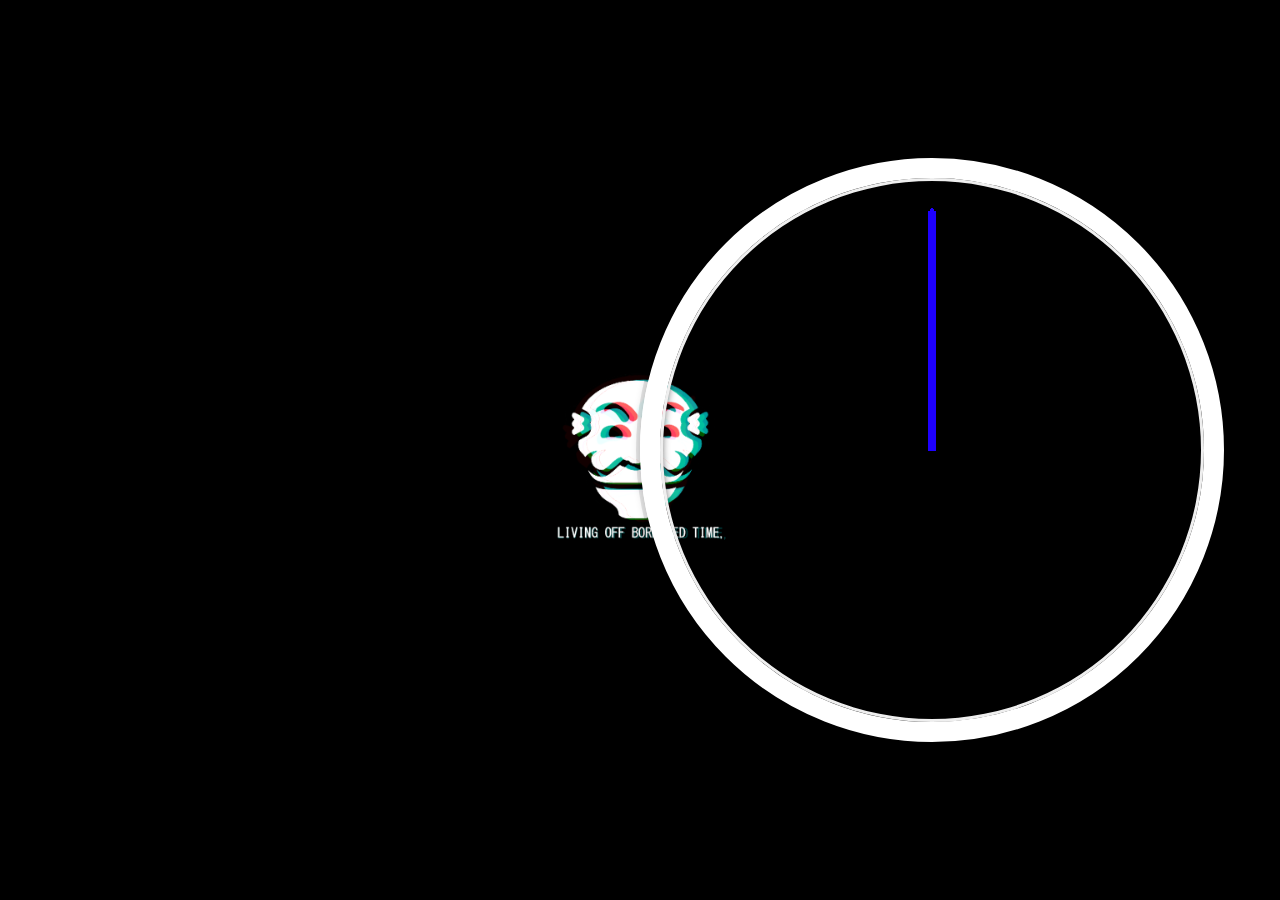
<file: clock/index.html>
<!DOCTYPE html>

<html lang="en">
  <head>
    <meta charset="UTF-8" />
    <title>Document</title>
  </head>
  <body>
    <div class="clock">
      <div class="clock-face">
        <div class="hand hour-hand"></div>
        <div class="hand minute-hand"></div>
        <div class="hand second-hand"></div>
      </div>
    </div>
    <style>
      html {
        background: url("./assets/background.png");
        background-size: cover;
        background-position: center;
      }

      body {
        min-height: 100vh;
        min-width: 100vw;
        margin: 0;
        padding: 0;

        display: flex;
        flex: 1;
        align-items: center;
        justify-content: center;
      }

      .clock {
        width: 30rem;
        height: 30rem;
        border: 20px solid white;
        border-radius: 50%;
        margin: 50px auto;
        margin-left: 50%;
        position: relative;
        padding: 2rem;
        box-shadow: 0 0 0 4px rgba(0, 0, 0, 0.1), inset 0 0 0 3px #efefef,
          inset 0 0 10px black, 0 0 10px rgba(0, 0, 0, 0.2);
      }

      .clock-face {
        position: relative;
        width: 100%;
        height: 100%;
        transform: translateY(-3px);
        /* account for the height of the clock hands */
      }
      .hand {
        width: 50%;
        height: 8px;
        background: rgb(30, 0, 255);
        position: absolute;
        top: 50%;
        transform-origin: 100%;
        transform: rotate(90deg);
        transition: all 0.5s;
        transition-timing-function: cubic-bezier(0.32, 2.27, 0.58, 1);
      }
      .second-hand {
        height: 2px;
      }
      .minute-hand {
        height: 4px;
      }
    </style>

    <script>
      const secondHand = document.querySelector(".second-hand");
      const minutesHand = document.querySelector(".minute-hand");
      const hoursHand = document.querySelector(".hour-hand");
      function setDate() {
        const now = new Date();
        console.log(now);
        const secondsDegrees = (now.getSeconds() / 60) * 360 + 90;
        const minutesDegrees = (now.getMinutes() / 60) * 360 + 90;
        const hoursDegrees = (now.getHours() / 12) * 360 + 90;
        secondHand.style.transform = `rotate(${secondsDegrees}deg)`;
        minutesHand.style.transform = `rotate(${minutesDegrees}deg) scale(0.7)`;
        hoursHand.style.transform = `rotate(${hoursDegrees}deg) scale(0.5)`;
      }

      setInterval(setDate, 1000);
    </script>
  </body>
</html>
</file>
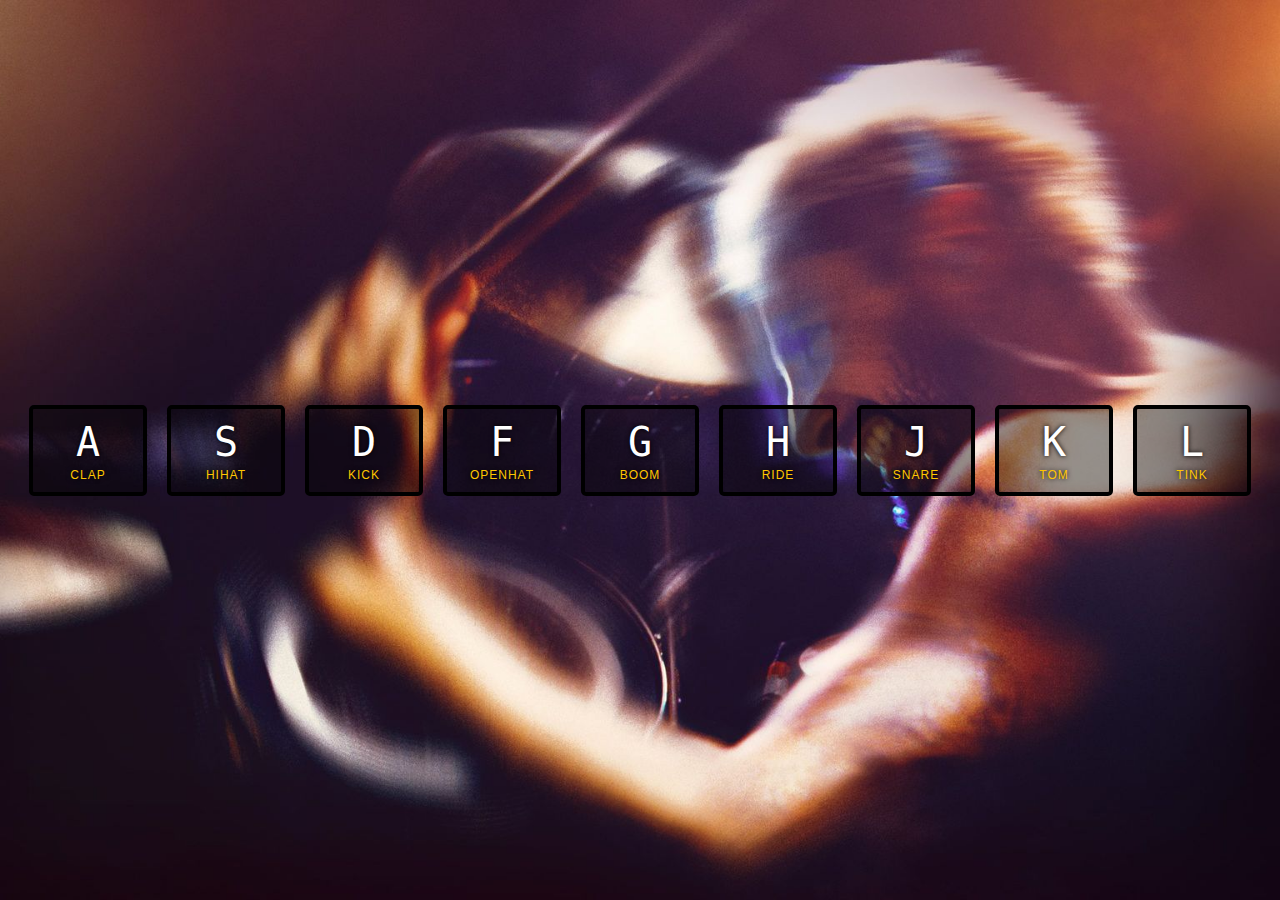
<file: drum-kit/index.html>
<!DOCTYPE html>
<html lang="en">
  <head>
    <meta charset="UTF-8" />
    <title>Sound of JS</title>
    <link rel="stylesheet" href="styles.css" />
    <link rel="shortcut icon" href="./assets/favicon.png" type="image/png" />
  </head>
  <body>
    <div class="keys">
      <div data-key="65" class="key">
        <kbd>A</kbd>
        <span class="sound">clap</span>
      </div>
      <div data-key="83" class="key">
        <kbd>S</kbd>
        <span class="sound">hihat</span>
      </div>
      <div data-key="68" class="key">
        <kbd>D</kbd>
        <span class="sound">kick</span>
      </div>
      <div data-key="70" class="key">
        <kbd>F</kbd>
        <span class="sound">openhat</span>
      </div>
      <div data-key="71" class="key">
        <kbd>G</kbd>
        <span class="sound">boom</span>
      </div>
      <div data-key="72" class="key">
        <kbd>H</kbd>
        <span class="sound">ride</span>
      </div>
      <div data-key="74" class="key">
        <kbd>J</kbd>
        <span class="sound">snare</span>
      </div>
      <div data-key="75" class="key">
        <kbd>K</kbd>
        <span class="sound">tom</span>
      </div>
      <div data-key="76" class="key">
        <kbd>L</kbd>
        <span class="sound">tink</span>
      </div>
    </div>

    <audio data-key="65" src="sounds/clap.wav"></audio>
    <audio data-key="83" src="sounds/hihat.wav"></audio>
    <audio data-key="68" src="sounds/kick.wav"></audio>
    <audio data-key="70" src="sounds/openhat.wav"></audio>
    <audio data-key="71" src="sounds/boom.wav"></audio>
    <audio data-key="72" src="sounds/ride.wav"></audio>
    <audio data-key="74" src="sounds/snare.wav"></audio>
    <audio data-key="75" src="sounds/tom.wav"></audio>
    <audio data-key="76" src="sounds/tink.wav"></audio>

    <script>
      function playSound(event) {
        const audio = document.querySelector(
          `audio[data-key="${event.keyCode}"`
        );
        const key = document.querySelector(`.key[data-key="${event.keyCode}"`);
        if (!audio || !key) return;
        audio.currentTime = 0; // rewind audio
        audio.play();
        key.classList.add("playing");
      }

      function removeTransition(event) {
        if (event.propertyName !== "transform") return;
        this.classList.remove("playing");
      }

      window.addEventListener("keydown", playSound);

      const keys = document.querySelectorAll(`.key`);
      keys.forEach((key) => {
        key.addEventListener("transitionend", removeTransition);
      });
    </script>
  </body>
</html>
</file>
<file: drum-kit/styles.css>
html {
  font-size: 10px;
  font-family: sans-serif;
  background: url('./assets/backdrop-1920.jpg') bottom center;
  background-size: cover;
}

body,
html {
  margin: 0;
  padding: 0;
  font-family: sans-serif;
}

.keys {
  display: flex;
  flex: 1;
  min-height: 100vh;
  align-items: center;
  justify-content: center;
}

.key {
  border: .4rem solid black;
  border-radius: .5rem;
  margin: 1rem;
  font-size: 1.5rem;
  padding: 1rem .5rem;
  transition: all .07s ease;
  width: 10rem;
  text-align: center;
  color: white;
  background: rgba(0, 0, 0, 0.4);
  text-shadow: 0 0 .5rem black;

}

.playing {
  transform: scale(1.1);
  border-color: #ffc600;
  box-shadow: 0 0 1rem #ffc600;
}

kbd {
  display: block;
  font-size: 4rem;
}

.sound {
  font-size: 1.2rem;
  text-transform: uppercase;
  letter-spacing: .1rem;
  color: #ffc600;
}
</file>
